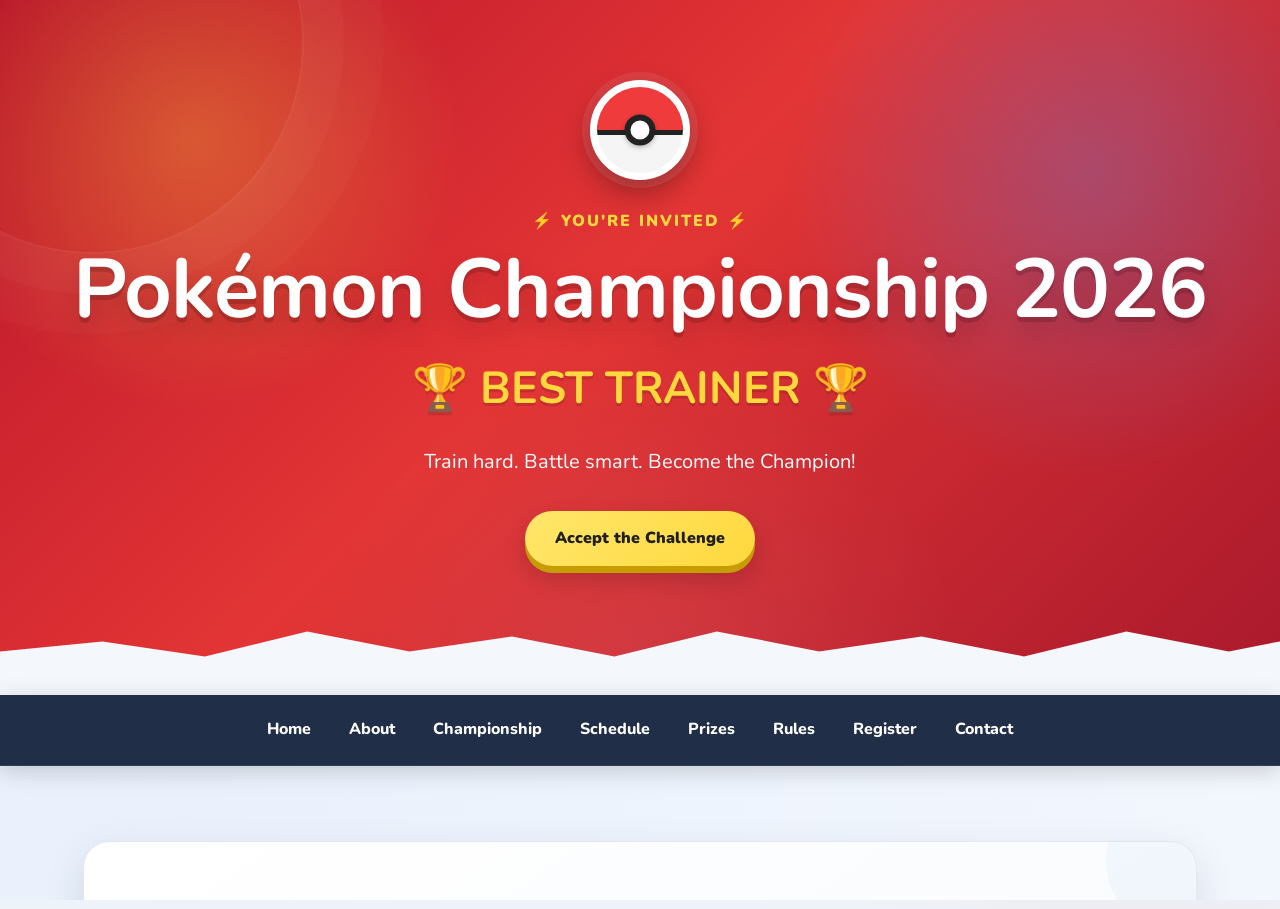
<file: index.html>
<!DOCTYPE html>
<html>
<head>
    <meta charset="UTF-8">
    <meta name="viewport" content="width=device-width, initial-scale=1.0">
    <title>Pokémon Championship - Best Trainer</title>
    <link rel="stylesheet" href="style.css">
</head>
<body>

    <!-- Your Pokémon Championship website -->
    <iframe
        src="party.html"
        style="width:100%; height:100vh; border:none;">
    </iframe>

</body>
</html>
</file>
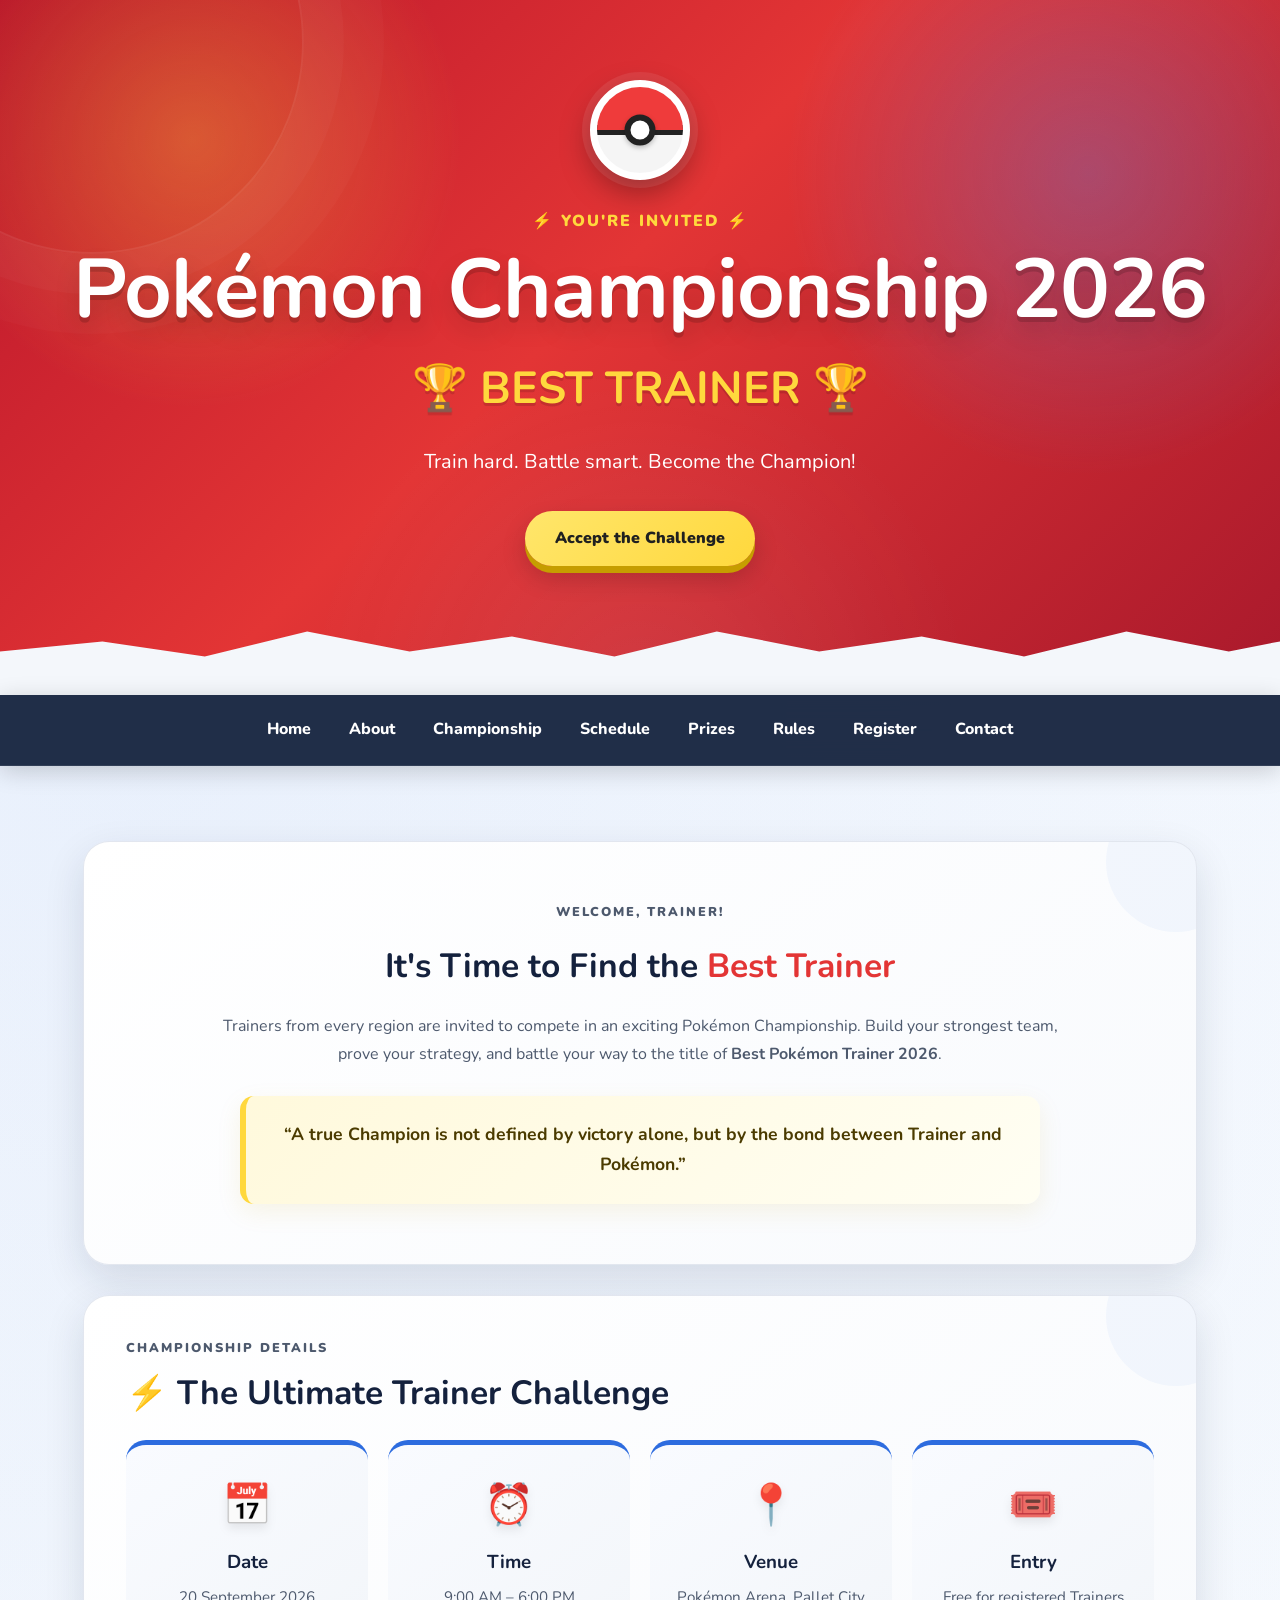
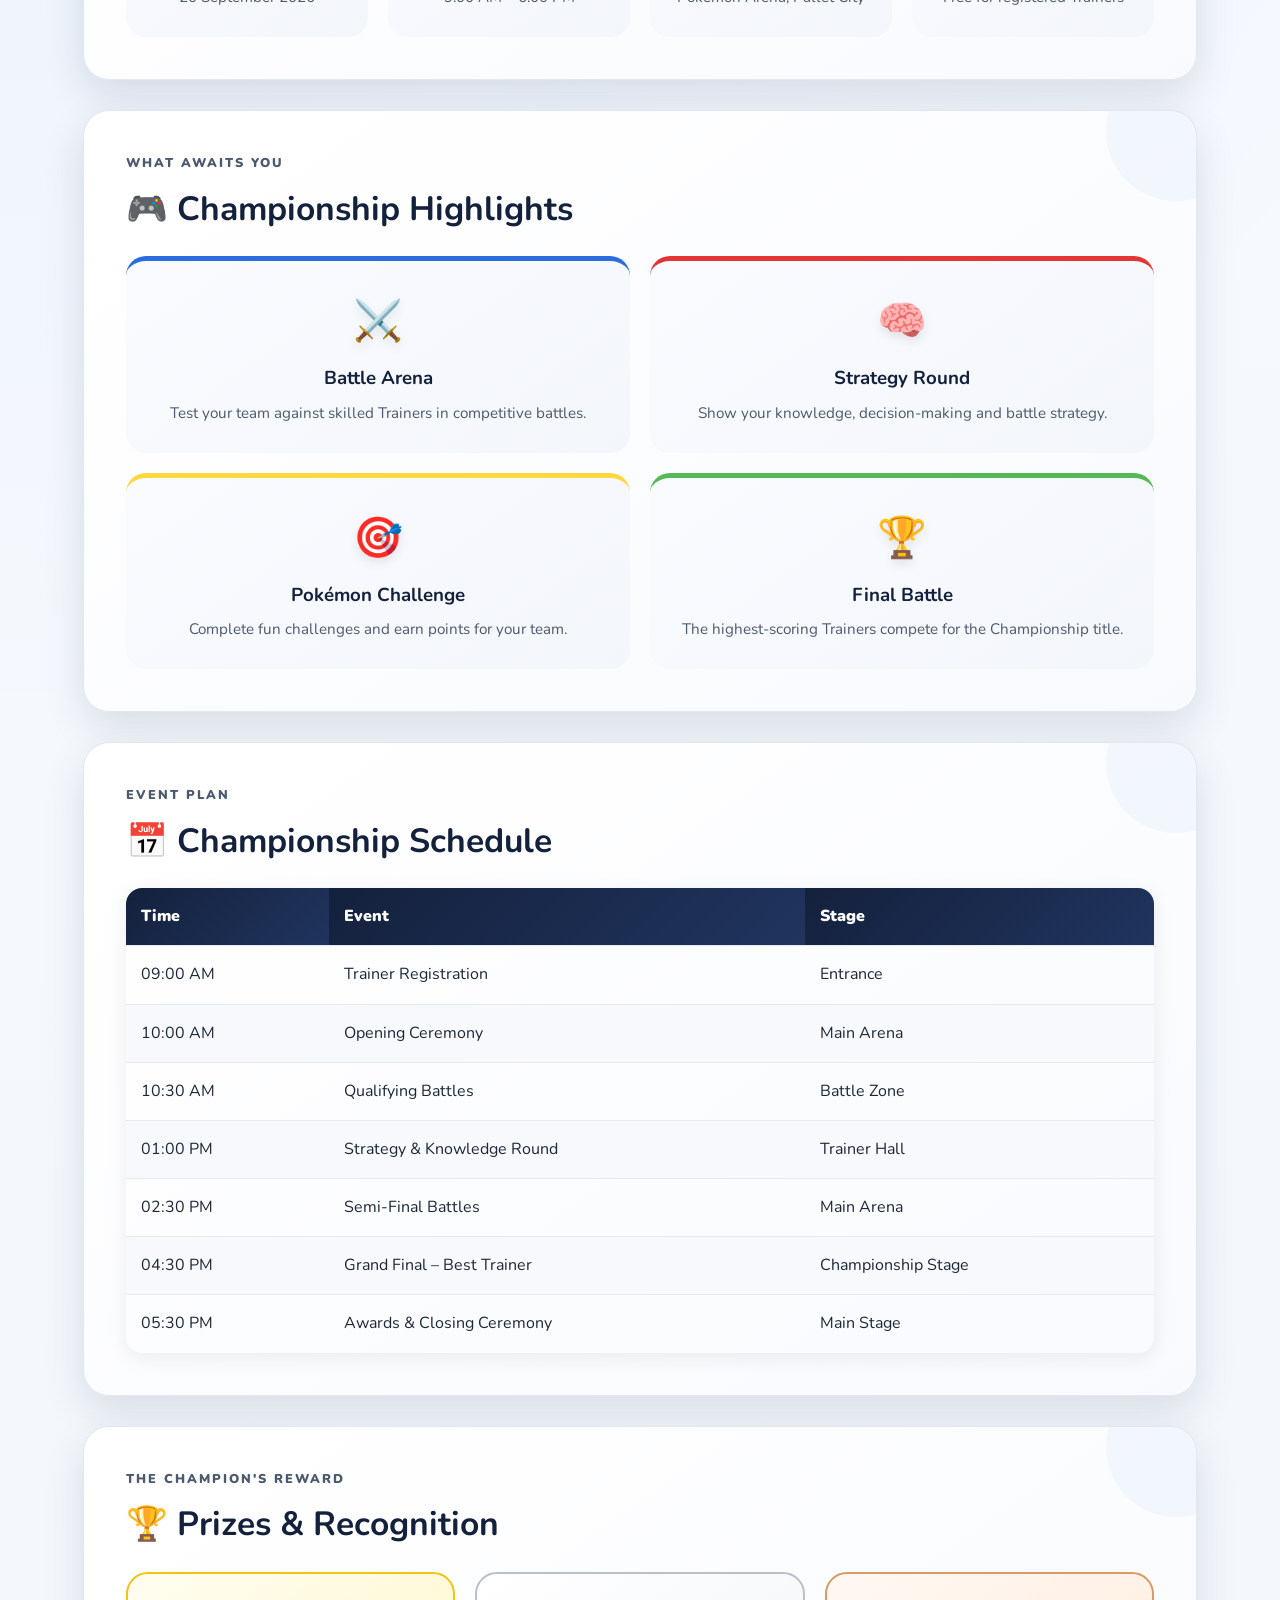
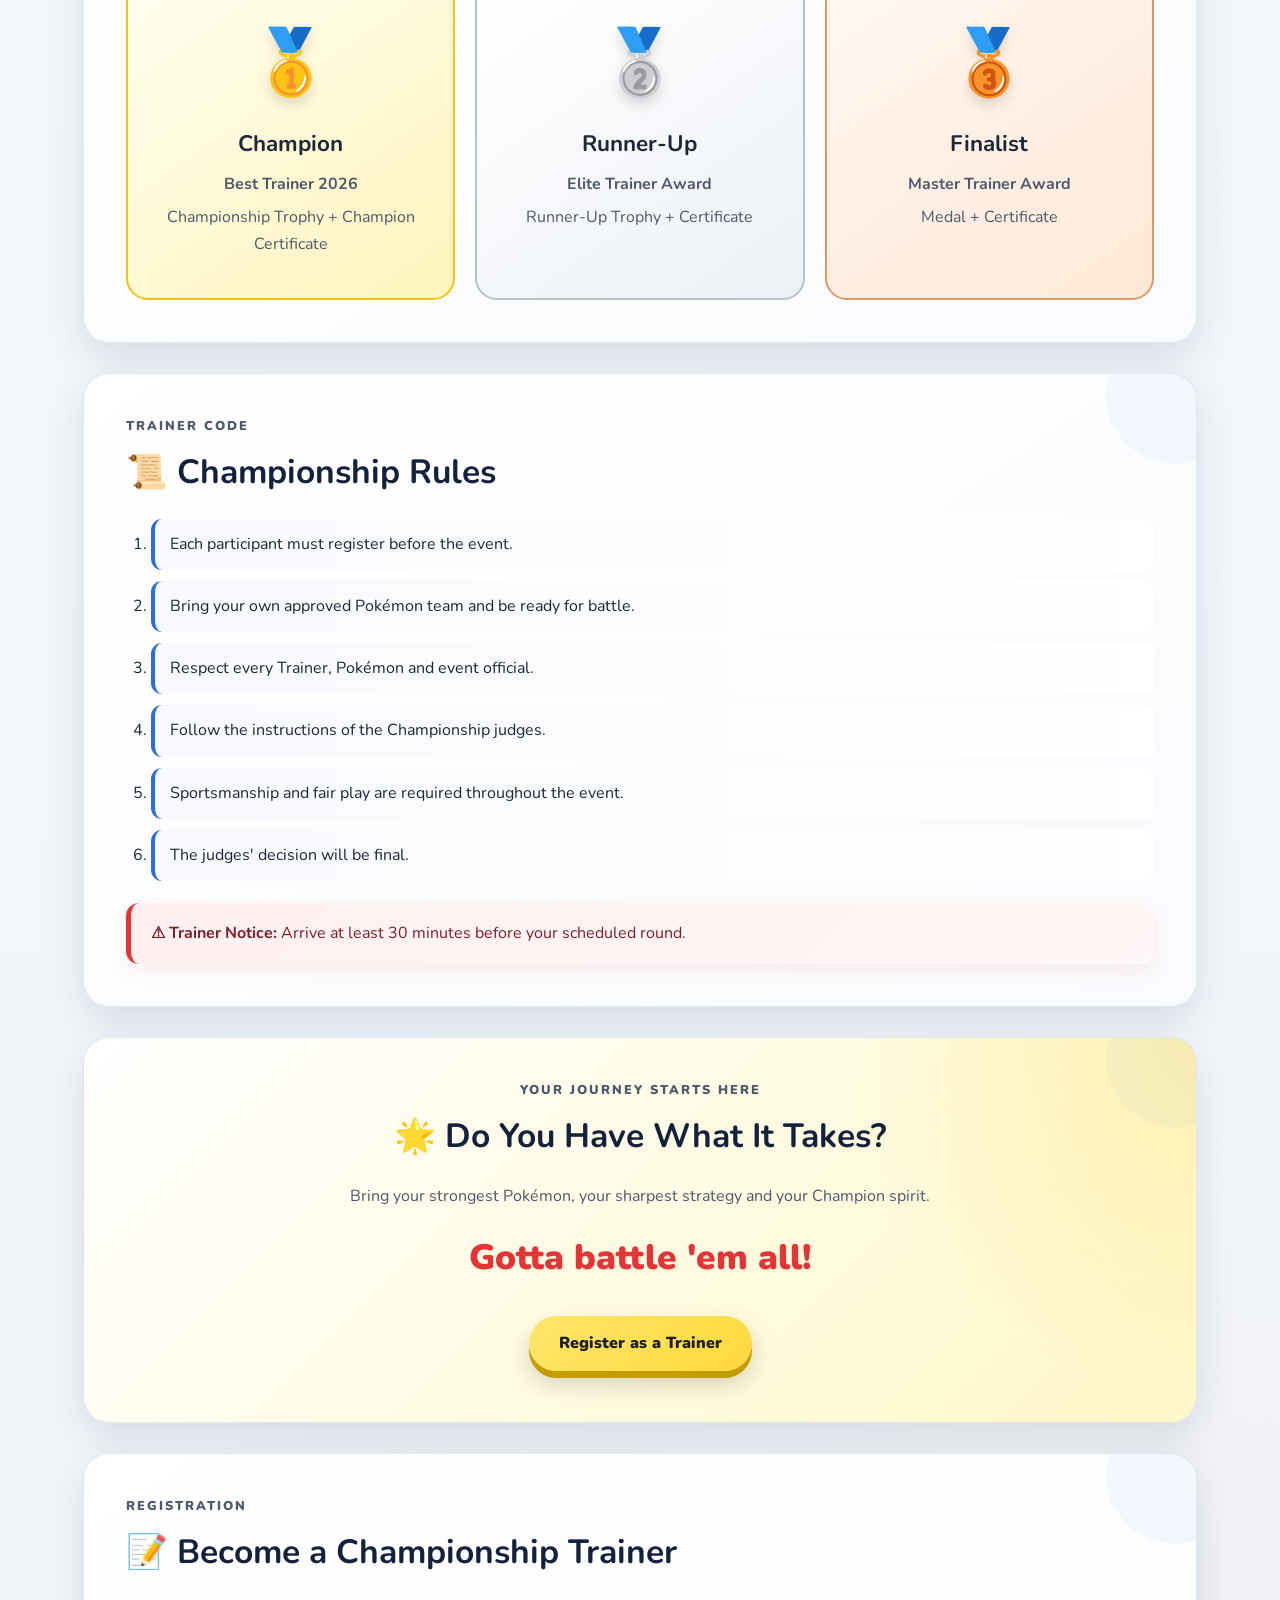
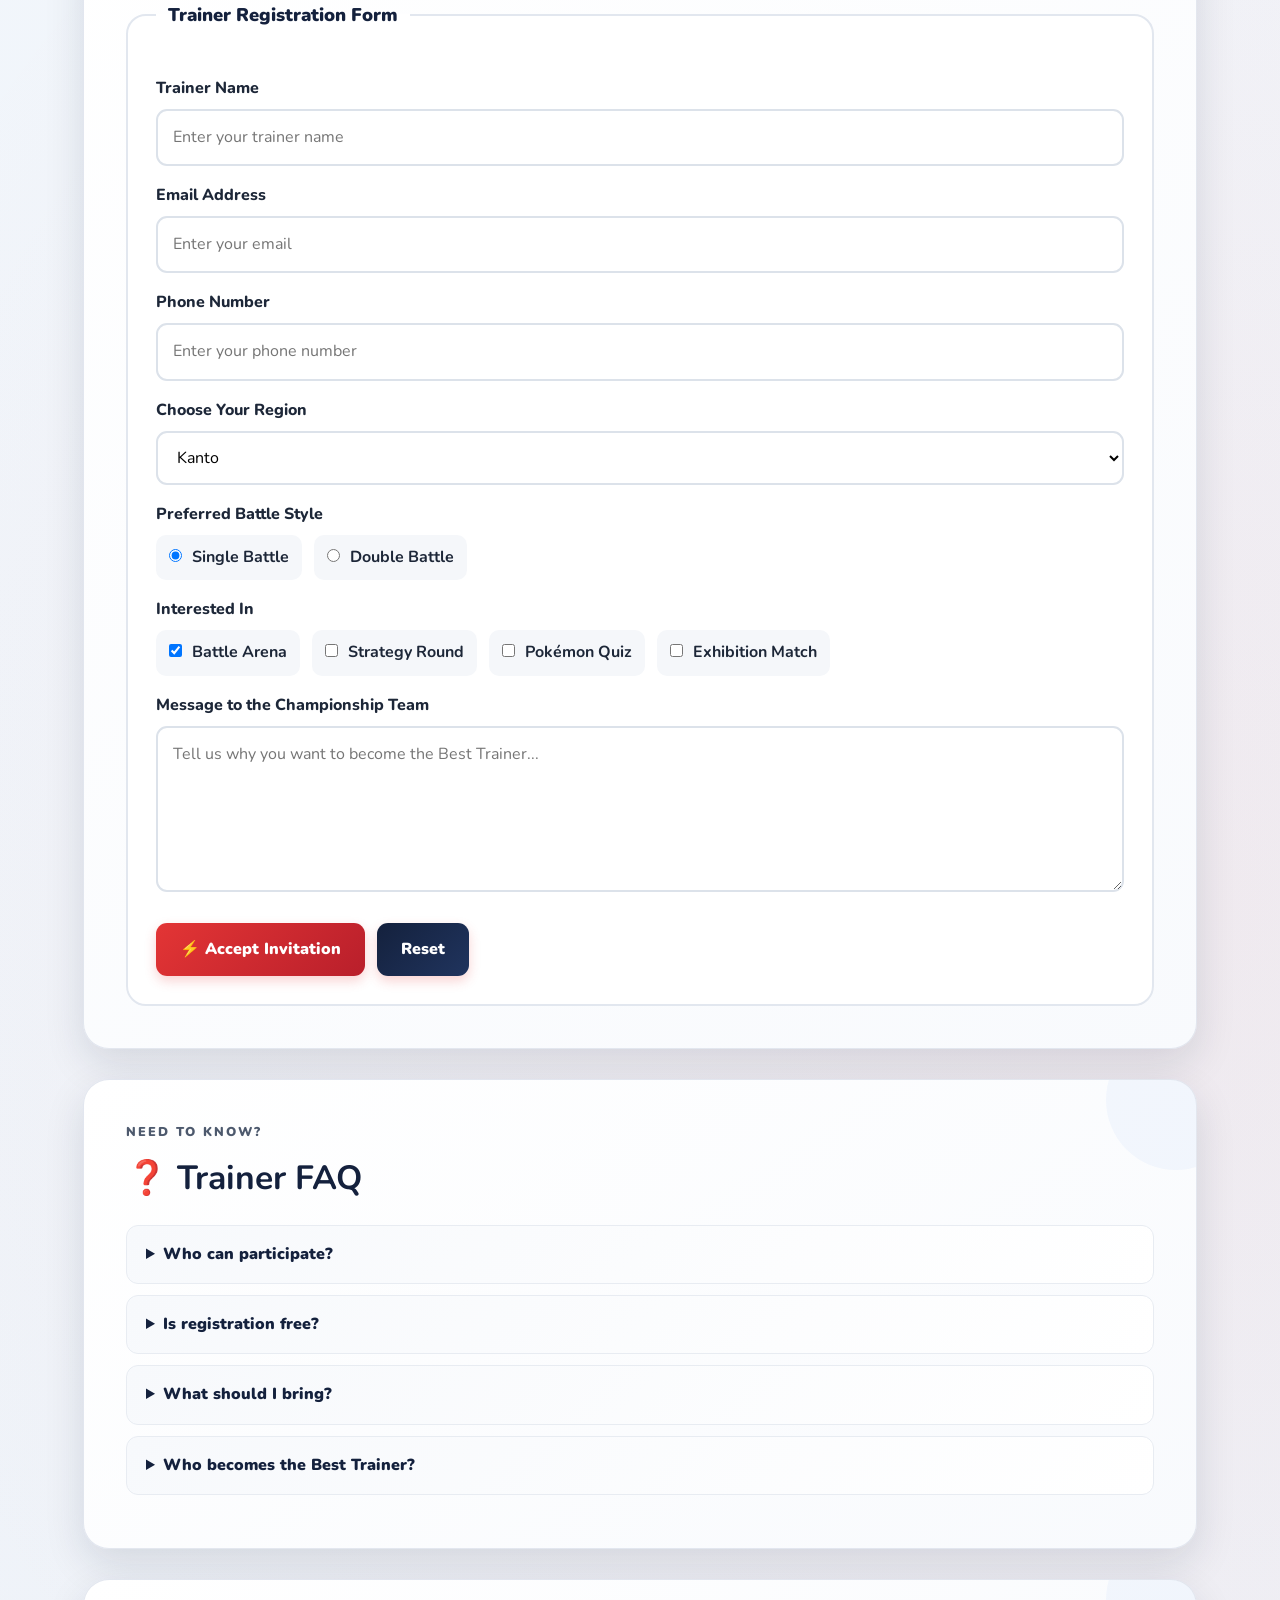
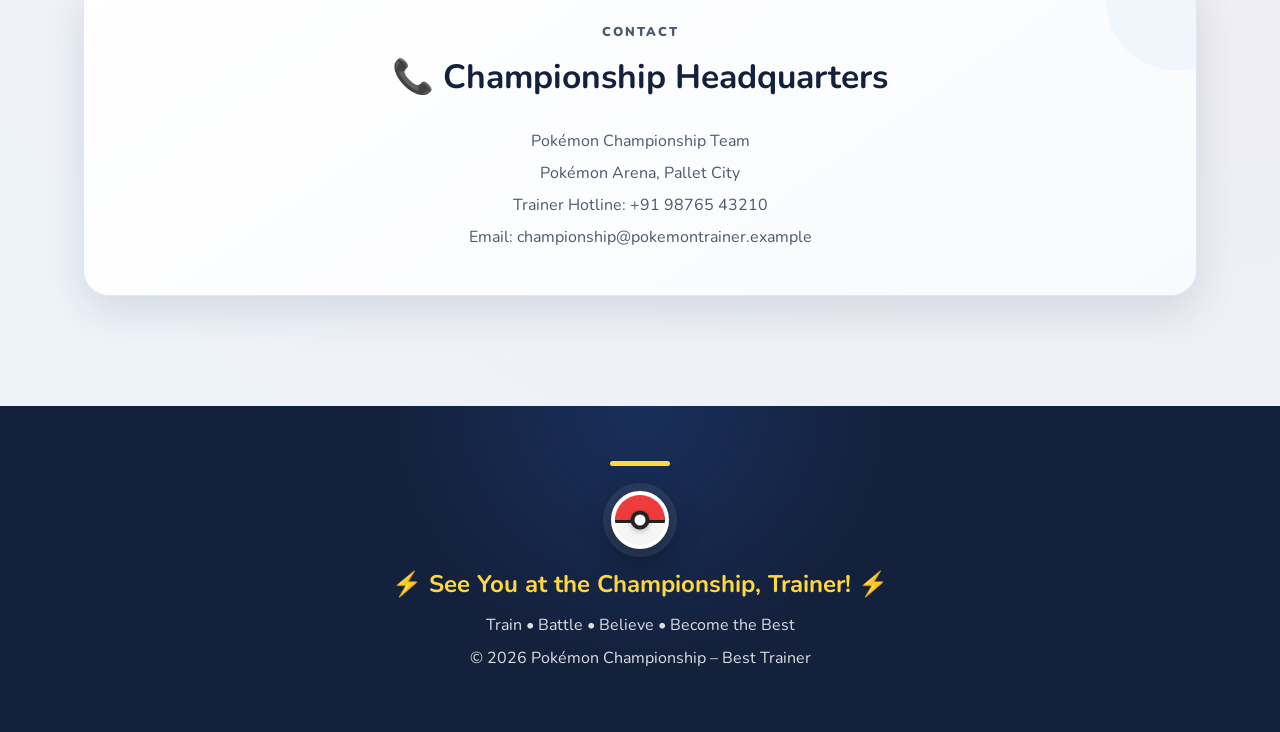
<file: party.html>
<!DOCTYPE html>
<html lang="en">
<head>
    <meta charset="UTF-8">
    <meta name="viewport" content="width=device-width, initial-scale=1.0">
    <meta name="description" content="Pokémon Championship - Best Trainer Invitation">
    <meta name="keywords" content="Pokemon Championship, Best Trainer, Pokemon Tournament, Invitation">
    <meta name="author" content="Pokémon Championship Team">
    <title>Pokémon Championship 2026 | Best Trainer</title>
    <link rel="stylesheet" href="style.css">
</head>
<body>

<header id="home">
    <div class="pokeball" aria-hidden="true"><span></span></div>
    <p class="eyebrow">⚡ YOU'RE INVITED ⚡</p>
    <h1>Pokémon Championship 2026</h1>
    <h2>🏆 BEST TRAINER 🏆</h2>
    <p>Train hard. Battle smart. Become the Champion!</p>
    <a class="hero-btn" href="#register">Accept the Challenge</a>
</header>

<nav>
    <ul>
        <li><a href="#home">Home</a></li>
        <li><a href="#about">About</a></li>
        <li><a href="#championship">Championship</a></li>
        <li><a href="#schedule">Schedule</a></li>
        <li><a href="#prizes">Prizes</a></li>
        <li><a href="#rules">Rules</a></li>
        <li><a href="#register">Register</a></li>
        <li><a href="#contact">Contact</a></li>
    </ul>
</nav>

<main>
    <section id="about" class="card intro">
        <p class="section-tag">WELCOME, TRAINER!</p>
        <h2>It's Time to Find the <span>Best Trainer</span></h2>
        <p>
            Trainers from every region are invited to compete in an exciting Pokémon Championship.
            Build your strongest team, prove your strategy, and battle your way to the title of
            <strong>Best Pokémon Trainer 2026</strong>.
        </p>
        <div class="invitation-box">
            <p>“A true Champion is not defined by victory alone, but by the bond between Trainer and Pokémon.”</p>
        </div>
    </section>

    <section id="championship" class="card">
        <p class="section-tag">CHAMPIONSHIP DETAILS</p>
        <h2>⚡ The Ultimate Trainer Challenge</h2>
        <div class="info-grid">
            <article><span>📅</span><h3>Date</h3><p><time datetime="2026-09-20">20 September 2026</time></p></article>
            <article><span>⏰</span><h3>Time</h3><p>9:00 AM – 6:00 PM</p></article>
            <article><span>📍</span><h3>Venue</h3><p>Pokémon Arena, Pallet City</p></article>
            <article><span>🎟️</span><h3>Entry</h3><p>Free for registered Trainers</p></article>
        </div>
    </section>

    <section class="card">
        <p class="section-tag">WHAT AWAITS YOU</p>
        <h2>🎮 Championship Highlights</h2>
        <div class="feature-grid">
            <article><span>⚔️</span><h3>Battle Arena</h3><p>Test your team against skilled Trainers in competitive battles.</p></article>
            <article><span>🧠</span><h3>Strategy Round</h3><p>Show your knowledge, decision-making and battle strategy.</p></article>
            <article><span>🎯</span><h3>Pokémon Challenge</h3><p>Complete fun challenges and earn points for your team.</p></article>
            <article><span>🏆</span><h3>Final Battle</h3><p>The highest-scoring Trainers compete for the Championship title.</p></article>
        </div>
    </section>

    <section id="schedule" class="card">
        <p class="section-tag">EVENT PLAN</p>
        <h2>📅 Championship Schedule</h2>
        <table>
            <thead><tr><th>Time</th><th>Event</th><th>Stage</th></tr></thead>
            <tbody>
                <tr><td>09:00 AM</td><td>Trainer Registration</td><td>Entrance</td></tr>
                <tr><td>10:00 AM</td><td>Opening Ceremony</td><td>Main Arena</td></tr>
                <tr><td>10:30 AM</td><td>Qualifying Battles</td><td>Battle Zone</td></tr>
                <tr><td>01:00 PM</td><td>Strategy & Knowledge Round</td><td>Trainer Hall</td></tr>
                <tr><td>02:30 PM</td><td>Semi-Final Battles</td><td>Main Arena</td></tr>
                <tr><td>04:30 PM</td><td>Grand Final – Best Trainer</td><td>Championship Stage</td></tr>
                <tr><td>05:30 PM</td><td>Awards & Closing Ceremony</td><td>Main Stage</td></tr>
            </tbody>
        </table>
    </section>

    <section id="prizes" class="card">
        <p class="section-tag">THE CHAMPION'S REWARD</p>
        <h2>🏆 Prizes & Recognition</h2>
        <div class="prize-grid">
            <article class="gold"><div class="medal">🥇</div><h3>Champion</h3><p><strong>Best Trainer 2026</strong></p><p>Championship Trophy + Champion Certificate</p></article>
            <article class="silver"><div class="medal">🥈</div><h3>Runner-Up</h3><p><strong>Elite Trainer Award</strong></p><p>Runner-Up Trophy + Certificate</p></article>
            <article class="bronze"><div class="medal">🥉</div><h3>Finalist</h3><p><strong>Master Trainer Award</strong></p><p>Medal + Certificate</p></article>
        </div>
    </section>

    <section id="rules" class="card">
        <p class="section-tag">TRAINER CODE</p>
        <h2>📜 Championship Rules</h2>
        <ol class="rules">
            <li>Each participant must register before the event.</li>
            <li>Bring your own approved Pokémon team and be ready for battle.</li>
            <li>Respect every Trainer, Pokémon and event official.</li>
            <li>Follow the instructions of the Championship judges.</li>
            <li>Sportsmanship and fair play are required throughout the event.</li>
            <li>The judges' decision will be final.</li>
        </ol>
        <aside class="notice"><strong>⚠ Trainer Notice:</strong> Arrive at least 30 minutes before your scheduled round.</aside>
    </section>

    <section class="card invitation">
        <p class="section-tag">YOUR JOURNEY STARTS HERE</p>
        <h2>🌟 Do You Have What It Takes?</h2>
        <p>Bring your strongest Pokémon, your sharpest strategy and your Champion spirit.</p>
        <p class="big-text">Gotta battle 'em all!</p>
        <a class="hero-btn" href="#register">Register as a Trainer</a>
    </section>

    <section id="register" class="card">
        <p class="section-tag">REGISTRATION</p>
        <h2>📝 Become a Championship Trainer</h2>
        <form onsubmit="event.preventDefault(); alert('Registration received! See you at the Pokémon Championship!');">
            <fieldset>
                <legend>Trainer Registration Form</legend>
                <label for="name">Trainer Name</label>
                <input type="text" id="name" placeholder="Enter your trainer name" required>

                <label for="email">Email Address</label>
                <input type="email" id="email" placeholder="Enter your email" required>

                <label for="phone">Phone Number</label>
                <input type="tel" id="phone" placeholder="Enter your phone number">

                <label for="region">Choose Your Region</label>
                <select id="region">
                    <option>Kanto</option><option>Johto</option><option>Hoenn</option><option>Sinnoh</option>
                    <option>Unova</option><option>Kalos</option><option>Alola</option><option>Galar</option><option>Paldea</option>
                </select>

                <label>Preferred Battle Style</label>
                <div class="choices">
                    <label><input type="radio" name="style" value="single" checked> Single Battle</label>
                    <label><input type="radio" name="style" value="double"> Double Battle</label>
                </div>

                <label>Interested In</label>
                <div class="choices">
                    <label><input type="checkbox" checked> Battle Arena</label>
                    <label><input type="checkbox"> Strategy Round</label>
                    <label><input type="checkbox"> Pokémon Quiz</label>
                    <label><input type="checkbox"> Exhibition Match</label>
                </div>

                <label for="message">Message to the Championship Team</label>
                <textarea id="message" rows="5" placeholder="Tell us why you want to become the Best Trainer..."></textarea>

                <div class="form-buttons">
                    <button type="submit">⚡ Accept Invitation</button>
                    <button type="reset" class="secondary-btn">Reset</button>
                </div>
            </fieldset>
        </form>
    </section>

    <section class="card faq">
        <p class="section-tag">NEED TO KNOW?</p>
        <h2>❓ Trainer FAQ</h2>
        <details><summary>Who can participate?</summary><p>Anyone who loves Pokémon and wants to test their Trainer skills can register, subject to the event rules.</p></details>
        <details><summary>Is registration free?</summary><p>Yes. Registration is free for this Championship invitation.</p></details>
        <details><summary>What should I bring?</summary><p>Bring your Trainer ID, registration confirmation and anything required by the official tournament rules.</p></details>
        <details><summary>Who becomes the Best Trainer?</summary><p>The Trainer who performs best across the qualifying rounds and Grand Final will be crowned Best Trainer 2026.</p></details>
    </section>

    <section id="contact" class="card contact">
        <p class="section-tag">CONTACT</p>
        <h2>📞 Championship Headquarters</h2>
        <address>
            Pokémon Championship Team<br>
            Pokémon Arena, Pallet City<br>
            Trainer Hotline: +91 98765 43210<br>
            Email: championship@pokemontrainer.example
        </address>
    </section>
</main>

<footer>
    <div class="pokeball small" aria-hidden="true"><span></span></div>
    <h2>⚡ See You at the Championship, Trainer! ⚡</h2>
    <p>Train • Battle • Believe • Become the Best</p>
    <p>&copy; 2026 Pokémon Championship – Best Trainer</p>
</footer>

</body>
</html>
</file>
<file: style.css>
@import url('https://fonts.googleapis.com/css2?family=Nunito:wght@400;600;700;800;900&display=swap');

:root{
    --red:#e33535;
    --red-dark:#b91f2b;
    --yellow:#ffd83d;
    --yellow-dark:#e8b900;
    --blue:#2d6cdf;
    --blue-light:#5b8def;
    --navy:#14213d;
    --navy-light:#20345e;
    --bg:#f4f7fb;
    --white:#fff;
    --text:#1d2738;
    --muted:#667085;
    --green:#55b957;
    --purple:#7950d8;

    --shadow:0 15px 40px rgba(20,33,61,.12);
    --shadow-hover:0 22px 55px rgba(20,33,61,.20);
}

/* =========================
   GLOBAL
========================= */

*{
    margin:0;
    padding:0;
    box-sizing:border-box;
}

html{
    scroll-behavior:smooth;
}

body{
    font-family:'Nunito',sans-serif;
    background:
        radial-gradient(circle at 10% 10%,rgba(45,108,223,.07),transparent 25%),
        radial-gradient(circle at 90% 80%,rgba(227,53,53,.06),transparent 25%),
        linear-gradient(180deg,#f8fbff,#eef3f9);
    color:var(--text);
    line-height:1.7;
    overflow-x:hidden;
}

a{
    text-decoration:none;
    color:inherit;
}

img{
    max-width:100%;
    display:block;
}

ul,
ol{
    padding-left:25px;
}


/* =========================
   HERO HEADER
========================= */

header{
    min-height:600px;
    padding:80px 20px 120px;
    text-align:center;
    color:#fff;
    position:relative;
    overflow:hidden;

    background:
        radial-gradient(circle at 15% 20%,
        rgba(255,216,61,.30),
        transparent 22%),

        radial-gradient(circle at 85% 25%,
        rgba(91,141,239,.30),
        transparent 25%),

        radial-gradient(circle at 50% 100%,
        rgba(255,255,255,.08),
        transparent 35%),

        linear-gradient(
            135deg,
            #b9152b,
            #e33535 45%,
            #a9192c
        );
}

/* Decorative glowing circles */

header:before{
    content:"";
    position:absolute;
    width:420px;
    height:420px;
    border-radius:50%;
    border:2px solid rgba(255,255,255,.08);
    top:-170px;
    left:-120px;
    box-shadow:
        0 0 0 40px rgba(255,255,255,.025),
        0 0 0 80px rgba(255,255,255,.02);
    animation:floatCircle 8s ease-in-out infinite;
}

header:after{
    content:"";
    position:absolute;
    inset:auto 0 -1px 0;
    height:100px;
    background:var(--bg);
    clip-path:polygon(
        0 55%,
        8% 45%,
        16% 60%,
        24% 35%,
        32% 55%,
        40% 40%,
        48% 60%,
        56% 35%,
        64% 55%,
        72% 40%,
        80% 60%,
        88% 35%,
        96% 55%,
        100% 45%,
        100% 100%,
        0 100%
    );
    z-index:2;
}

header > *{
    position:relative;
    z-index:3;
}

@keyframes floatCircle{
    0%,100%{
        transform:translate(0,0);
    }

    50%{
        transform:translate(30px,20px);
    }
}


/* =========================
   POKEBALL
========================= */

.pokeball{
    width:100px;
    height:100px;

    border:7px solid #fff;
    border-radius:50%;

    margin:0 auto 28px;

    background:
        linear-gradient(
            #f5f5f5 0 44%,
            #222 44% 56%,
            #f5f5f5 56%
        );

    position:relative;

    box-shadow:
        0 0 0 8px rgba(255,255,255,.08),
        0 12px 30px rgba(0,0,0,.35);

    animation:
        pokeballFloat 3s ease-in-out infinite,
        pokeballGlow 2s ease-in-out infinite alternate;
}

.pokeball:before{
    content:"";
    position:absolute;
    inset:0 0 50%;

    background:#ef3b3b;

    border-radius:50px 50px 0 0;
}

.pokeball span{
    position:absolute;

    width:31px;
    height:31px;

    background:#fff;
    border:6px solid #222;
    border-radius:50%;

    left:50%;
    top:50%;

    transform:translate(-50%,-50%);

    z-index:2;

    box-shadow:0 2px 5px rgba(0,0,0,.25);
}

@keyframes pokeballFloat{
    0%,100%{
        transform:translateY(0) rotate(0deg);
    }

    50%{
        transform:translateY(-10px) rotate(4deg);
    }
}

@keyframes pokeballGlow{
    from{
        box-shadow:
            0 0 0 8px rgba(255,255,255,.08),
            0 12px 30px rgba(0,0,0,.35);
    }

    to{
        box-shadow:
            0 0 0 12px rgba(255,216,61,.10),
            0 15px 40px rgba(0,0,0,.45);
    }
}

.pokeball.small{
    width:58px;
    height:58px;
    border-width:4px;
    margin:0 auto 15px;
}

.pokeball.small span{
    width:19px;
    height:19px;
    border-width:4px;
}


/* =========================
   HERO TEXT
========================= */

.eyebrow,
.section-tag{
    font-weight:900;
    letter-spacing:2px;
}

.eyebrow{
    color:var(--yellow);
    font-size:1rem;
    margin-bottom:12px;
    text-transform:uppercase;
}

header h1{
    font-size:clamp(2.5rem,7vw,5.2rem);
    line-height:1.03;

    text-shadow:
        0 5px 0 rgba(0,0,0,.15),
        0 12px 25px rgba(0,0,0,.15);

    letter-spacing:-1px;
}

header h2{
    font-size:clamp(1.5rem,4vw,2.8rem);
    color:var(--yellow);
    margin:18px 0;

    text-shadow:0 3px 0 rgba(0,0,0,.12);
}

header p:not(.eyebrow){
    font-size:1.25rem;
    margin-bottom:32px;
}


/* =========================
   HERO BUTTON
========================= */

.hero-btn{
    display:inline-block;

    background:linear-gradient(
        135deg,
        #ffe66b,
        #ffd83d
    );

    color:#202020;

    font-weight:900;

    padding:14px 30px;

    border-radius:999px;

    box-shadow:
        0 7px 0 #c69d00,
        0 12px 25px rgba(0,0,0,.18);

    transition:
        transform .25s ease,
        box-shadow .25s ease;

    position:relative;
    overflow:hidden;
}

.hero-btn:before{
    content:"";
    position:absolute;
    top:0;
    left:-100%;
    width:70%;
    height:100%;

    background:linear-gradient(
        90deg,
        transparent,
        rgba(255,255,255,.55),
        transparent
    );

    transform:skewX(-20deg);
    transition:.6s;
}

.hero-btn:hover:before{
    left:130%;
}

.hero-btn:hover{
    transform:translateY(3px) scale(1.03);

    box-shadow:
        0 4px 0 #c69d00,
        0 10px 20px rgba(0,0,0,.18);
}


/* =========================
   NAVIGATION
========================= */

nav{
    position:sticky;
    top:0;
    z-index:99;

    background:rgba(20,33,61,.94);

    backdrop-filter:blur(14px);
    -webkit-backdrop-filter:blur(14px);

    border-bottom:1px solid rgba(255,255,255,.08);

    box-shadow:
        0 5px 25px rgba(0,0,0,.18);
}

nav ul{
    list-style:none;

    display:flex;
    justify-content:center;
    align-items:center;

    flex-wrap:wrap;

    padding:8px;
}

nav li{
    margin:4px;
}

nav a{
    display:block;

    color:#fff;

    padding:9px 15px;

    border-radius:10px;

    font-weight:800;

    transition:
        background .2s,
        transform .2s;
}

nav a:hover{
    background:linear-gradient(
        135deg,
        var(--red),
        var(--red-dark)
    );

    transform:translateY(-2px);
}


/* =========================
   MAIN
========================= */

main{
    max-width:1150px;

    margin:auto;

    padding:45px 18px 80px;
}


/* =========================
   CARDS
========================= */

.card{
    background:
        linear-gradient(
            145deg,
            rgba(255,255,255,.98),
            rgba(248,250,253,.98)
        );

    border-radius:26px;

    padding:42px;

    margin:30px 0;

    box-shadow:var(--shadow);

    border:1px solid rgba(220,226,235,.8);

    position:relative;

    overflow:hidden;

    transition:
        transform .3s ease,
        box-shadow .3s ease;
}

.card:before{
    content:"";

    position:absolute;

    width:140px;
    height:140px;

    border-radius:50%;

    background:rgba(45,108,223,.04);

    right:-50px;
    top:-50px;
}

.card:hover{
    transform:translateY(-5px);
    box-shadow:var(--shadow-hover);
}

.section-tag{
    color:var(--red);

    font-size:.8rem;

    margin-bottom:6px;

    text-transform:uppercase;
}

.card h2{
    font-size:2.1rem;

    margin-bottom:18px;

    color:var(--navy);

    position:relative;
}

.card h2 span{
    color:var(--red);
}

.card p{
    color:#4d596d;
}


/* =========================
   INTRO
========================= */

.intro{
    text-align:center;

    padding:60px 40px;
}

.intro p{
    max-width:850px;

    margin:0 auto 15px;
}

.invitation-box{
    margin:28px auto 0;

    padding:24px;

    border-left:6px solid var(--yellow);

    background:
        linear-gradient(
            135deg,
            #fff9dc,
            #fffef3
        );

    border-radius:14px;

    max-width:800px;

    font-size:1.1rem;

    font-weight:700;

    box-shadow:
        0 8px 25px rgba(198,157,0,.10);
}

.invitation-box p{
    margin:0;
    color:#4b3b00;
}


/* =========================
   INFO GRID
========================= */

.info-grid,
.feature-grid,
.prize-grid{
    display:grid;

    grid-template-columns:
        repeat(4,1fr);

    gap:20px;
}

.info-grid article,
.feature-grid article{
    background:
        linear-gradient(
            145deg,
            #f9fbff,
            #f3f6fa
        );

    padding:26px;

    border-radius:20px;

    border-top:5px solid var(--blue);

    text-align:center;

    transition:
        transform .3s ease,
        box-shadow .3s ease;
}

.info-grid article:hover,
.feature-grid article:hover{
    transform:translateY(-8px);

    box-shadow:
        0 15px 30px rgba(20,33,61,.12);
}

.info-grid span,
.feature-grid span{
    font-size:2.5rem;

    display:block;

    margin-bottom:8px;

    filter:drop-shadow(
        0 5px 5px rgba(0,0,0,.08)
    );
}

.info-grid h3,
.feature-grid h3{
    margin:6px 0;

    color:var(--navy);
}

.info-grid p,
.feature-grid p{
    font-size:.95rem;
}


/* =========================
   FEATURE GRID
========================= */

.feature-grid{
    grid-template-columns:repeat(2,1fr);
}

.feature-grid article:nth-child(2){
    border-color:var(--red);
}

.feature-grid article:nth-child(3){
    border-color:var(--yellow);
}

.feature-grid article:nth-child(4){
    border-color:var(--green);
}


/* =========================
   TABLE
========================= */

table{
    width:100%;

    border-collapse:separate;
    border-spacing:0;

    overflow:hidden;

    border-radius:16px;

    box-shadow:
        0 5px 20px rgba(20,33,61,.07);
}

th,
td{
    padding:15px;

    text-align:left;

    border-bottom:1px solid #e5e9f0;
}

th{
    background:
        linear-gradient(
            135deg,
            var(--navy),
            var(--navy-light)
        );

    color:#fff;

    font-weight:900;
}

tr:nth-child(even){
    background:#f7f9fc;
}

tr:hover{
    background:#fff4c2;

    transition:.2s;
}

tr:last-child td{
    border-bottom:none;
}


/* =========================
   PRIZES
========================= */

.prize-grid{
    grid-template-columns:
        repeat(3,1fr);
}

.prize-grid article{
    text-align:center;

    padding:35px 22px;

    border-radius:22px;

    border:2px solid #e5e7eb;

    transition:
        transform .3s ease,
        box-shadow .3s ease;
}

.prize-grid article:hover{
    transform:
        translateY(-10px)
        scale(1.02);

    box-shadow:
        0 18px 40px rgba(20,33,61,.15);
}

.prize-grid .gold{
    background:
        linear-gradient(
            145deg,
            #fffdf0,
            #fff5bd
        );

    border-color:#f1c40f;
}

.prize-grid .silver{
    background:
        linear-gradient(
            145deg,
            #ffffff,
            #edf1f6
        );

    border-color:#b7c0cb;
}

.prize-grid .bronze{
    background:
        linear-gradient(
            145deg,
            #fff8f2,
            #ffe8d6
        );

    border-color:#d99a67;
}

.medal{
    font-size:4rem;

    display:block;

    margin-bottom:8px;

    filter:drop-shadow(
        0 7px 6px rgba(0,0,0,.12)
    );

    animation:medalFloat 3s ease-in-out infinite;
}

@keyframes medalFloat{
    0%,100%{
        transform:translateY(0);
    }

    50%{
        transform:translateY(-6px);
    }
}

.prize-grid h3{
    font-size:1.4rem;

    margin:8px;
}

.prize-grid p{
    margin:5px;
}


/* =========================
   RULES
========================= */

.rules{
    display:grid;
    gap:11px;
}

.rules li{
    padding:12px 15px;

    background:
        linear-gradient(
            90deg,
            #f7f9fc,
            #ffffff
        );

    border-radius:11px;

    border-left:4px solid var(--blue);

    transition:.2s;
}

.rules li:hover{
    transform:translateX(5px);

    background:#eef4ff;
}


/* =========================
   NOTICE
========================= */

.notice{
    margin-top:22px;

    padding:17px 20px;

    border-radius:13px;

    background:
        linear-gradient(
            135deg,
            #fff0f0,
            #fff7f7
        );

    border-left:5px solid var(--red);

    color:#7c1e28;

    box-shadow:
        0 7px 20px rgba(227,53,53,.08);
}


/* =========================
   INVITATION
========================= */

.invitation{
    text-align:center;

    background:
        radial-gradient(
            circle at top right,
            rgba(255,216,61,.25),
            transparent 30%
        ),

        linear-gradient(
            135deg,
            #ffffff,
            #fff7c8
        );
}

.invitation .big-text{
    font-size:clamp(1.5rem,4vw,2.2rem);

    font-weight:900;

    color:var(--red);

    margin:18px 0 28px;

    text-shadow:
        0 2px 0 rgba(0,0,0,.04);
}


/* =========================
   FORM
========================= */

form fieldset{
    border:2px solid #e2e7ef;

    border-radius:20px;

    padding:28px;

    background:#fff;
}

legend{
    font-size:1.15rem;

    font-weight:900;

    padding:0 12px;

    color:var(--navy);
}

form label{
    display:block;

    font-weight:800;

    margin:16px 0 7px;
}

input[type=text],
input[type=email],
input[type=tel],
select,
textarea{
    width:100%;

    padding:13px 15px;

    border:2px solid #dce2ea;

    border-radius:11px;

    font:inherit;

    outline:none;

    background:#fff;

    transition:
        border .2s,
        box-shadow .2s,
        transform .2s;
}

input:focus,
select:focus,
textarea:focus{
    border-color:var(--blue);

    box-shadow:
        0 0 0 4px rgba(45,108,223,.10);
}

.choices{
    display:flex;

    flex-wrap:wrap;

    gap:12px;
}

.choices label{
    background:#f5f7fa;

    padding:9px 13px;

    border-radius:10px;

    margin:0;

    font-weight:700;

    cursor:pointer;

    transition:.2s;
}

.choices label:hover{
    background:#eaf0ff;

    transform:translateY(-2px);
}

.choices input{
    margin-right:6px;
}

.form-buttons{
    display:flex;

    gap:12px;

    margin-top:22px;
}

button{
    border:0;

    border-radius:11px;

    padding:13px 24px;

    font:inherit;

    font-weight:900;

    cursor:pointer;

    background:
        linear-gradient(
            135deg,
            var(--red),
            var(--red-dark)
        );

    color:#fff;

    box-shadow:
        0 5px 12px rgba(227,53,53,.22);

    transition:
        transform .2s,
        box-shadow .2s;
}

button:hover{
    background:
        linear-gradient(
            135deg,
            #ed4444,
            var(--red-dark)
        );

    transform:translateY(-2px);

    box-shadow:
        0 8px 18px rgba(227,53,53,.28);
}

.secondary-btn{
    background:
        linear-gradient(
            135deg,
            var(--navy),
            var(--navy-light)
        );
}


/* =========================
   FAQ
========================= */

.faq details{
    background:
        linear-gradient(
            135deg,
            #f7f9fc,
            #ffffff
        );

    border-radius:12px;

    margin:11px 0;

    padding:15px 19px;

    border:1px solid #e8ecf2;

    transition:.2s;
}

.faq details:hover{
    border-color:#d6deeb;

    box-shadow:
        0 6px 18px rgba(20,33,61,.06);
}

.faq summary{
    font-weight:900;

    cursor:pointer;

    color:var(--navy);
}

.faq details p{
    padding-top:10px;
}


/* =========================
   CONTACT
========================= */

.contact{
    text-align:center;
}

.contact address{
    font-style:normal;

    line-height:2;

    color:#4d596d;
}


/* =========================
   FOOTER
========================= */

footer{
    text-align:center;

    background:
        radial-gradient(
            circle at 50% 0,
            rgba(45,108,223,.18),
            transparent 35%
        ),

        var(--navy);

    color:#fff;

    padding:55px 20px;

    position:relative;
}

footer:before{
    content:"";

    display:block;

    width:60px;
    height:5px;

    background:var(--yellow);

    border-radius:999px;

    margin:0 auto 25px;
}

footer h2{
    margin-bottom:8px;

    color:var(--yellow);
}

footer p{
    opacity:.85;

    margin:5px;
}


/* =========================
   SCROLLBAR
========================= */

::-webkit-scrollbar{
    width:10px;
}

::-webkit-scrollbar-track{
    background:#edf1f6;
}

::-webkit-scrollbar-thumb{
    background:
        linear-gradient(
            var(--red),
            var(--red-dark)
        );

    border-radius:999px;
}

::-webkit-scrollbar-thumb:hover{
    background:var(--navy);
}


/* =========================
   SELECTION
========================= */

::selection{
    background:var(--yellow);
    color:var(--navy);
}


/* =========================
   RESPONSIVE
========================= */

@media(max-width:900px){

    .info-grid{
        grid-template-columns:
            repeat(2,1fr);
    }

    .prize-grid{
        grid-template-columns:1fr;
    }

    .feature-grid{
        grid-template-columns:1fr;
    }

    header{
        min-height:540px;
    }

    .card{
        padding:32px 24px;
    }
}


@media(max-width:600px){

    header{
        padding:65px 18px 100px;

        min-height:520px;
    }

    header h1{
        font-size:2.6rem;
    }

    header h2{
        font-size:1.5rem;
    }

    header p:not(.eyebrow){
        font-size:1.05rem;
    }

    .pokeball{
        width:85px;
        height:85px;
    }

    nav ul{
        padding:6px 3px;
    }

    nav li{
        margin:2px;
    }

    nav a{
        padding:7px 8px;

        font-size:.82rem;
    }

    main{
        padding:30px 12px 60px;
    }

    .card{
        padding:25px 18px;

        border-radius:20px;
    }

    .intro{
        padding:38px 20px;
    }

    .card h2{
        font-size:1.7rem;
    }

    .info-grid{
        grid-template-columns:1fr;
    }

    .feature-grid{
        grid-template-columns:1fr;
    }

    .prize-grid{
        grid-template-columns:1fr;
    }

    table{
        display:block;

        overflow-x:auto;

        white-space:nowrap;

        font-size:.88rem;
    }

    th,
    td{
        padding:10px 8px;
    }

    .form-buttons{
        flex-direction:column;
    }

    button{
        width:100%;
    }

    .choices{
        flex-direction:column;
    }
}


/* =========================
   REDUCED MOTION
========================= */

@media(prefers-reduced-motion:reduce){

    *,
    *::before,
    *::after{
        animation:none !important;

        transition:none !important;

        scroll-behavior:auto !important;
    }
}
</file>
